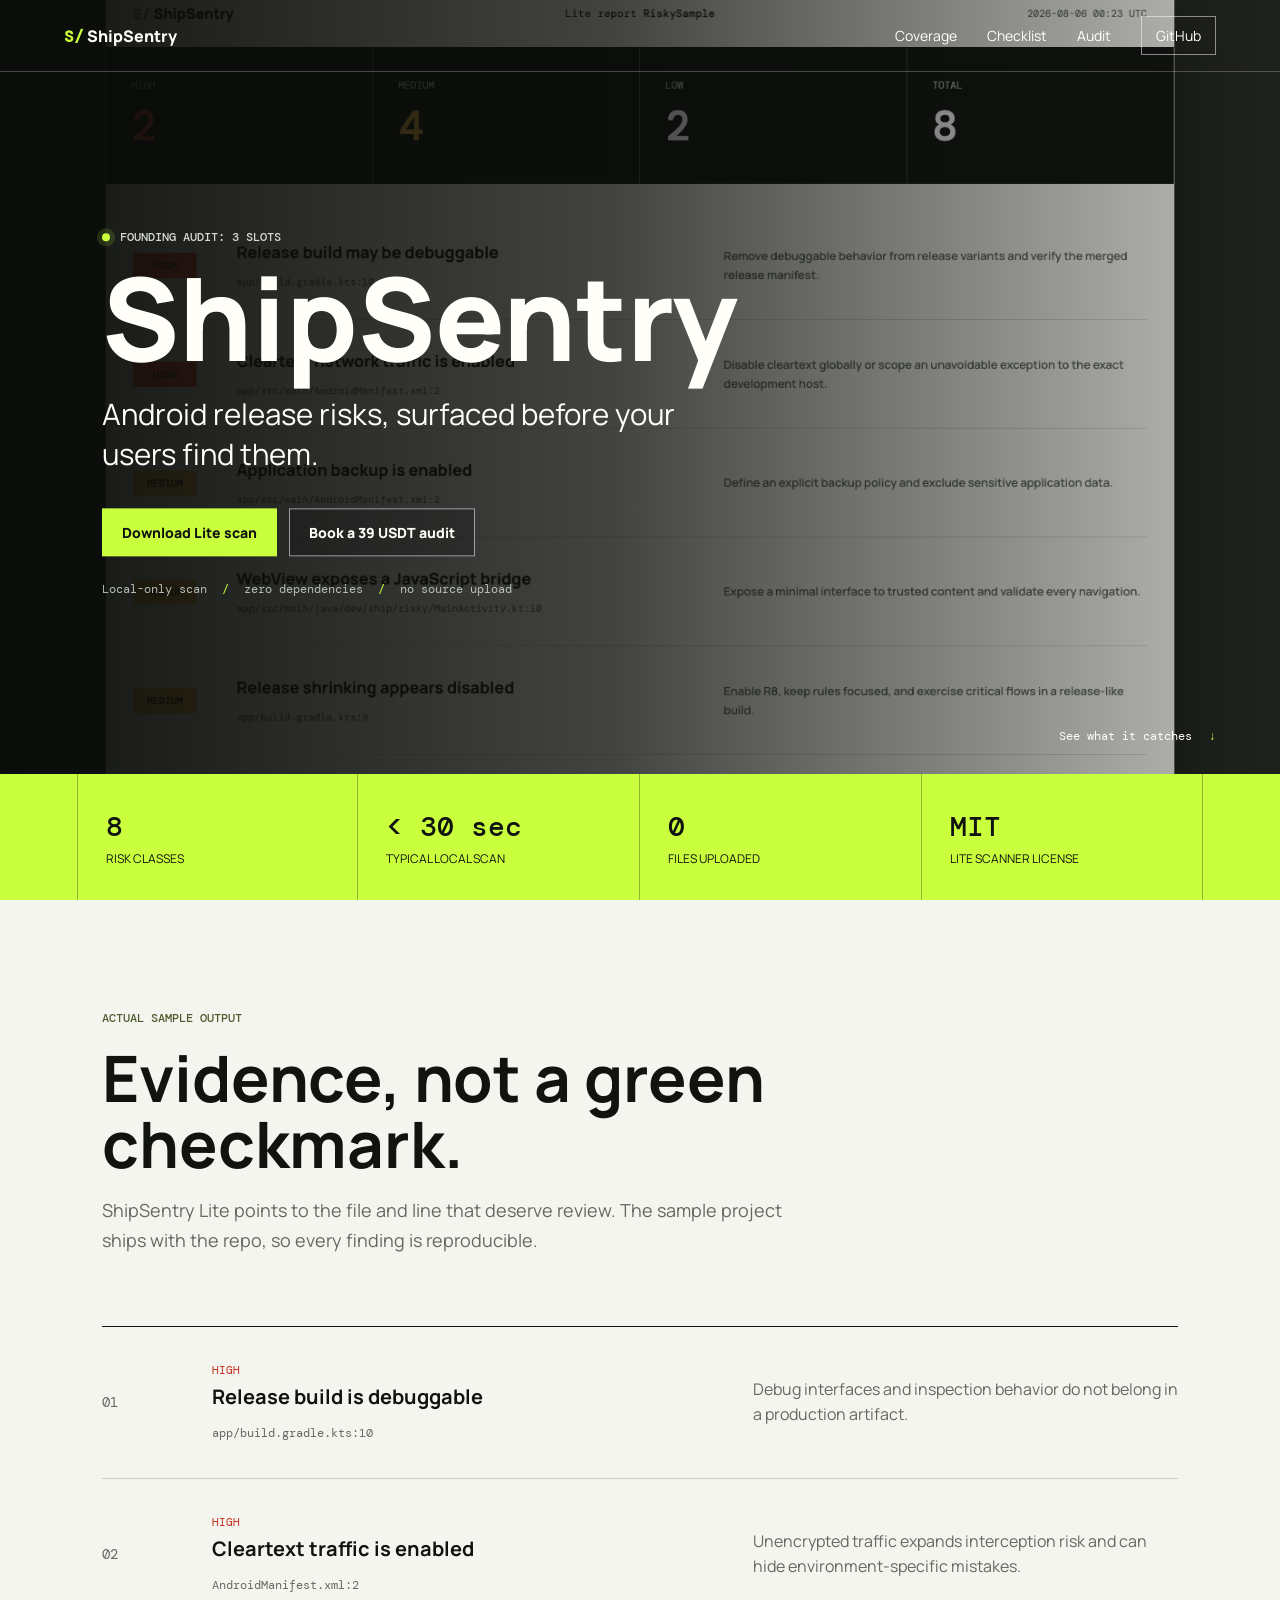
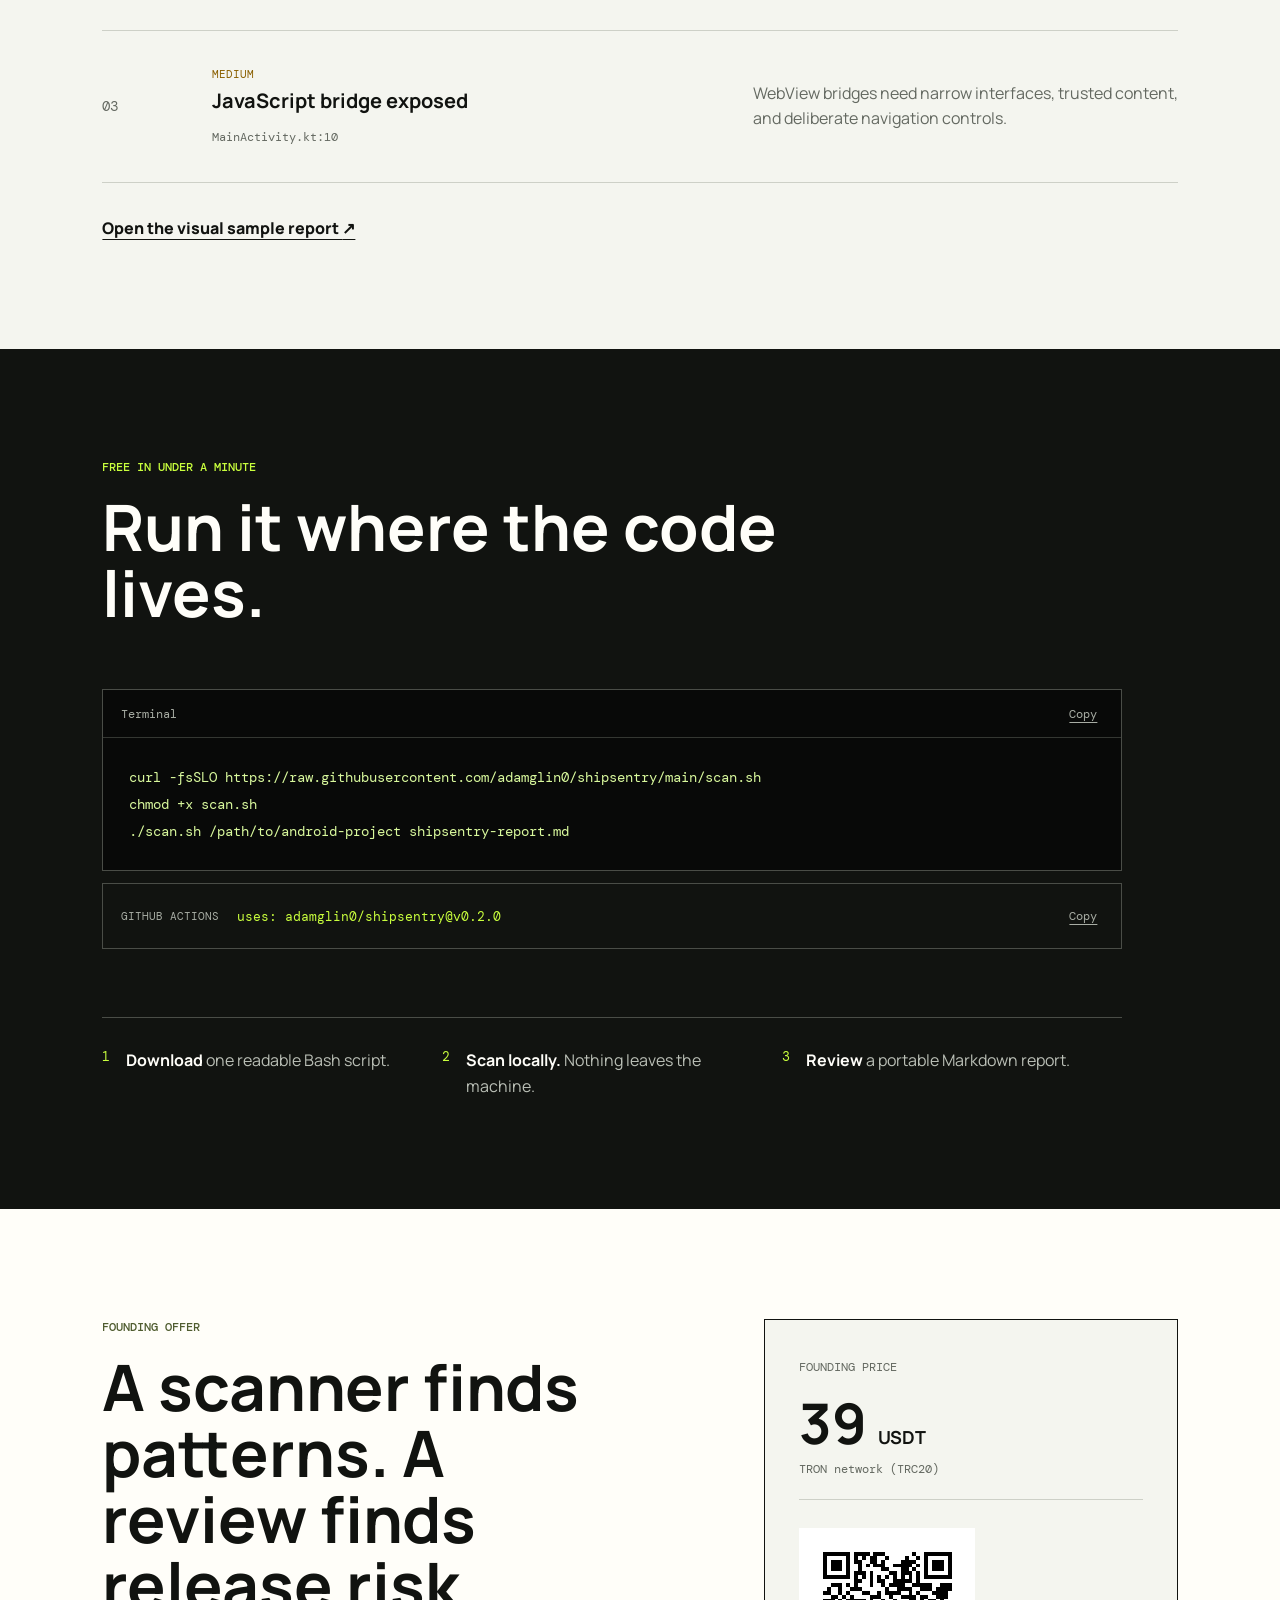
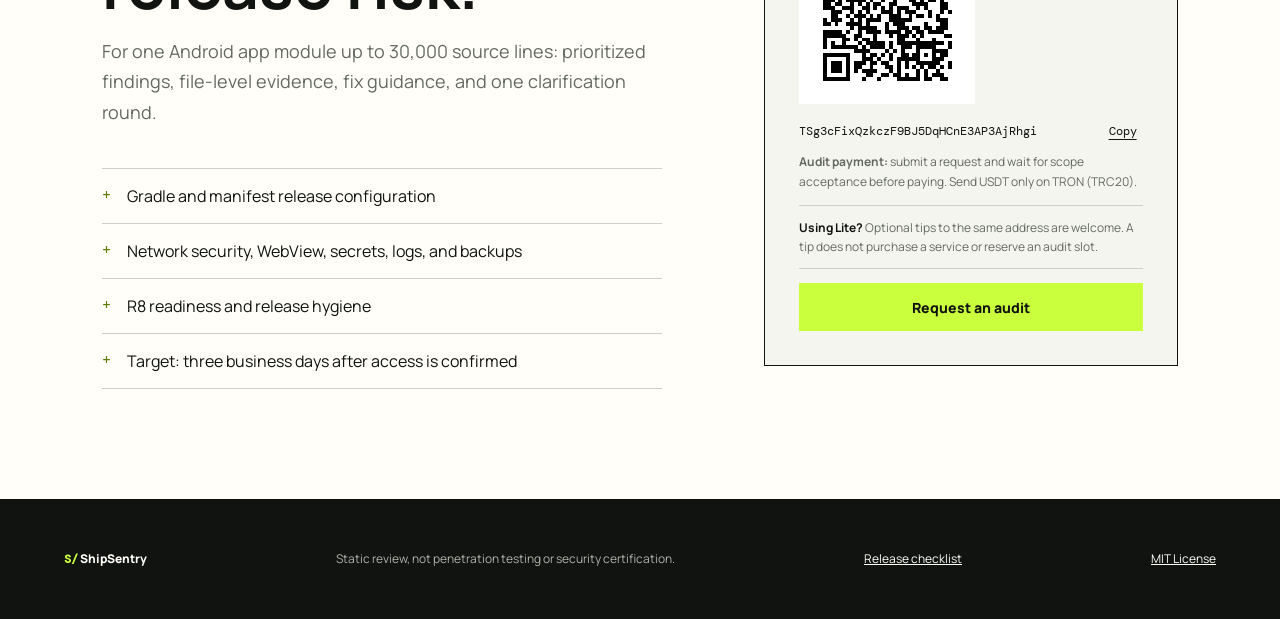
<file: index.html>
<!DOCTYPE html>
<html lang="en">
<head>
  <meta charset="utf-8">
  <meta name="viewport" content="width=device-width, initial-scale=1">
  <meta name="description" content="ShipSentry catches common Android release risks before they reach production.">
  <meta property="og:title" content="ShipSentry Android Release Audit">
  <meta property="og:description" content="Run the free local scan. Get a human-reviewed founding audit for 39 USDT.">
  <meta property="og:image" content="assets/hero-report.png">
  <title>ShipSentry | Android release audit</title>
  <link rel="icon" href="assets/tron-address-qr.png">
  <link rel="preconnect" href="https://fonts.googleapis.com">
  <link rel="preconnect" href="https://fonts.gstatic.com" crossorigin>
  <link href="https://fonts.googleapis.com/css2?family=DM+Mono:wght@400;500&family=Manrope:wght@400;600;700;800&display=swap" rel="stylesheet">
  <link rel="stylesheet" href="styles.css">
</head>
<body>
  <header class="site-header">
    <a class="wordmark" href="#top" aria-label="ShipSentry home"><span aria-hidden="true">S/</span> ShipSentry</a>
    <nav aria-label="Main navigation">
      <a href="#findings">Coverage</a>
      <a href="checklist.html">Checklist</a>
      <a href="#audit">Audit</a>
      <a class="nav-cta" href="https://github.com/adamglin0/shipsentry">GitHub</a>
    </nav>
  </header>

  <main id="top">
    <section class="hero" aria-labelledby="hero-title">
      <div class="hero-media" aria-hidden="true"></div>
      <div class="hero-shade" aria-hidden="true"></div>
      <div class="hero-content">
        <p class="status"><span></span> Founding audit: 3 slots</p>
        <h1 id="hero-title">ShipSentry</h1>
        <p class="hero-copy">Android release risks, surfaced before your users find them.</p>
        <div class="hero-actions">
          <a class="button primary" href="scan.sh" download>Download Lite scan</a>
          <a class="button secondary" href="#audit">Book a 39 USDT audit</a>
        </div>
        <p class="trust-line">Local-only scan <span>/</span> zero dependencies <span>/</span> no source upload</p>
      </div>
      <a class="scroll-cue" href="#findings">See what it catches <span aria-hidden="true">↓</span></a>
    </section>

    <section class="proof-band" aria-label="Product summary">
      <div><strong>8</strong><span>risk classes</span></div>
      <div><strong>&lt; 30 sec</strong><span>typical local scan</span></div>
      <div><strong>0</strong><span>files uploaded</span></div>
      <div><strong>MIT</strong><span>Lite scanner license</span></div>
    </section>

    <section class="findings" id="findings">
      <div class="section-heading">
        <p class="eyebrow">Actual sample output</p>
        <h2>Evidence, not a green checkmark.</h2>
        <p>ShipSentry Lite points to the file and line that deserve review. The sample project ships with the repo, so every finding is reproducible.</p>
      </div>
      <div class="finding-list">
        <article class="finding critical">
          <div class="finding-index">01</div>
          <div><p class="severity">High</p><h3>Release build is debuggable</h3><code>app/build.gradle.kts:10</code></div>
          <p>Debug interfaces and inspection behavior do not belong in a production artifact.</p>
        </article>
        <article class="finding critical">
          <div class="finding-index">02</div>
          <div><p class="severity">High</p><h3>Cleartext traffic is enabled</h3><code>AndroidManifest.xml:2</code></div>
          <p>Unencrypted traffic expands interception risk and can hide environment-specific mistakes.</p>
        </article>
        <article class="finding warning">
          <div class="finding-index">03</div>
          <div><p class="severity">Medium</p><h3>JavaScript bridge exposed</h3><code>MainActivity.kt:10</code></div>
          <p>WebView bridges need narrow interfaces, trusted content, and deliberate navigation controls.</p>
        </article>
      </div>
      <a class="text-link" href="report.html">Open the visual sample report <span aria-hidden="true">↗</span></a>
    </section>

    <section class="workflow" aria-labelledby="workflow-title">
      <div class="section-heading">
        <p class="eyebrow">Free in under a minute</p>
        <h2 id="workflow-title">Run it where the code lives.</h2>
      </div>
      <div class="command-block">
        <div class="command-top"><span>Terminal</span><button id="copy-command" type="button" aria-label="Copy scan command">Copy</button></div>
        <pre><code id="install-command">curl -fsSLO https://raw.githubusercontent.com/adamglin0/shipsentry/main/scan.sh
chmod +x scan.sh
./scan.sh /path/to/android-project shipsentry-report.md</code></pre>
      </div>
      <div class="ci-callout">
        <div><span>GitHub Actions</span><code id="action-command">uses: adamglin0/shipsentry@v0.2.0</code></div>
        <button id="copy-action" type="button" aria-label="Copy GitHub Action reference">Copy</button>
      </div>
      <section class="steps" aria-label="Scan process">
        <div><span>1</span><p><strong>Download</strong> one readable Bash script.</p></div>
        <div><span>2</span><p><strong>Scan locally.</strong> Nothing leaves the machine.</p></div>
        <div><span>3</span><p><strong>Review</strong> a portable Markdown report.</p></div>
      </section>
    </section>

    <section class="audit" id="audit" aria-labelledby="audit-title">
      <div class="audit-copy">
        <p class="eyebrow">Founding offer</p>
        <h2 id="audit-title">A scanner finds patterns. A review finds release risk.</h2>
        <p>For one Android app module up to 30,000 source lines: prioritized findings, file-level evidence, fix guidance, and one clarification round.</p>
        <ul>
          <li>Gradle and manifest release configuration</li>
          <li>Network security, WebView, secrets, logs, and backups</li>
          <li>R8 readiness and release hygiene</li>
          <li>Target: three business days after access is confirmed</li>
        </ul>
      </div>
      <div class="checkout" id="support">
        <div class="price"><span>Founding price</span><strong>39 <small>USDT</small></strong><p>TRON network (TRC20)</p></div>
        <img src="assets/tron-address-qr.png" width="176" height="176" alt="QR code for the ShipSentry TRON payment address">
        <div class="address-row"><code id="wallet-address">TSg3cFixQzkczF9BJ5DqHCnE3AP3AjRhgi</code><button id="copy-wallet" type="button" aria-label="Copy TRON address">Copy</button></div>
        <p class="payment-warning"><strong>Audit payment:</strong> submit a request and wait for scope acceptance before paying. Send USDT only on TRON (TRC20).</p>
        <p class="tip-note"><strong>Using Lite?</strong> Optional tips to the same address are welcome. A tip does not purchase a service or reserve an audit slot.</p>
        <a class="button primary full" href="https://github.com/adamglin0/shipsentry/issues/new?template=audit-request.yml">Request an audit</a>
      </div>
    </section>
  </main>

  <footer>
    <a class="wordmark" href="#top"><span aria-hidden="true">S/</span> ShipSentry</a>
    <p>Static review, not penetration testing or security certification.</p>
    <a href="checklist.html">Release checklist</a>
    <a href="https://github.com/adamglin0/shipsentry/blob/main/LICENSE">MIT License</a>
  </footer>

  <script src="script.js"></script>
</body>
</html>
</file>
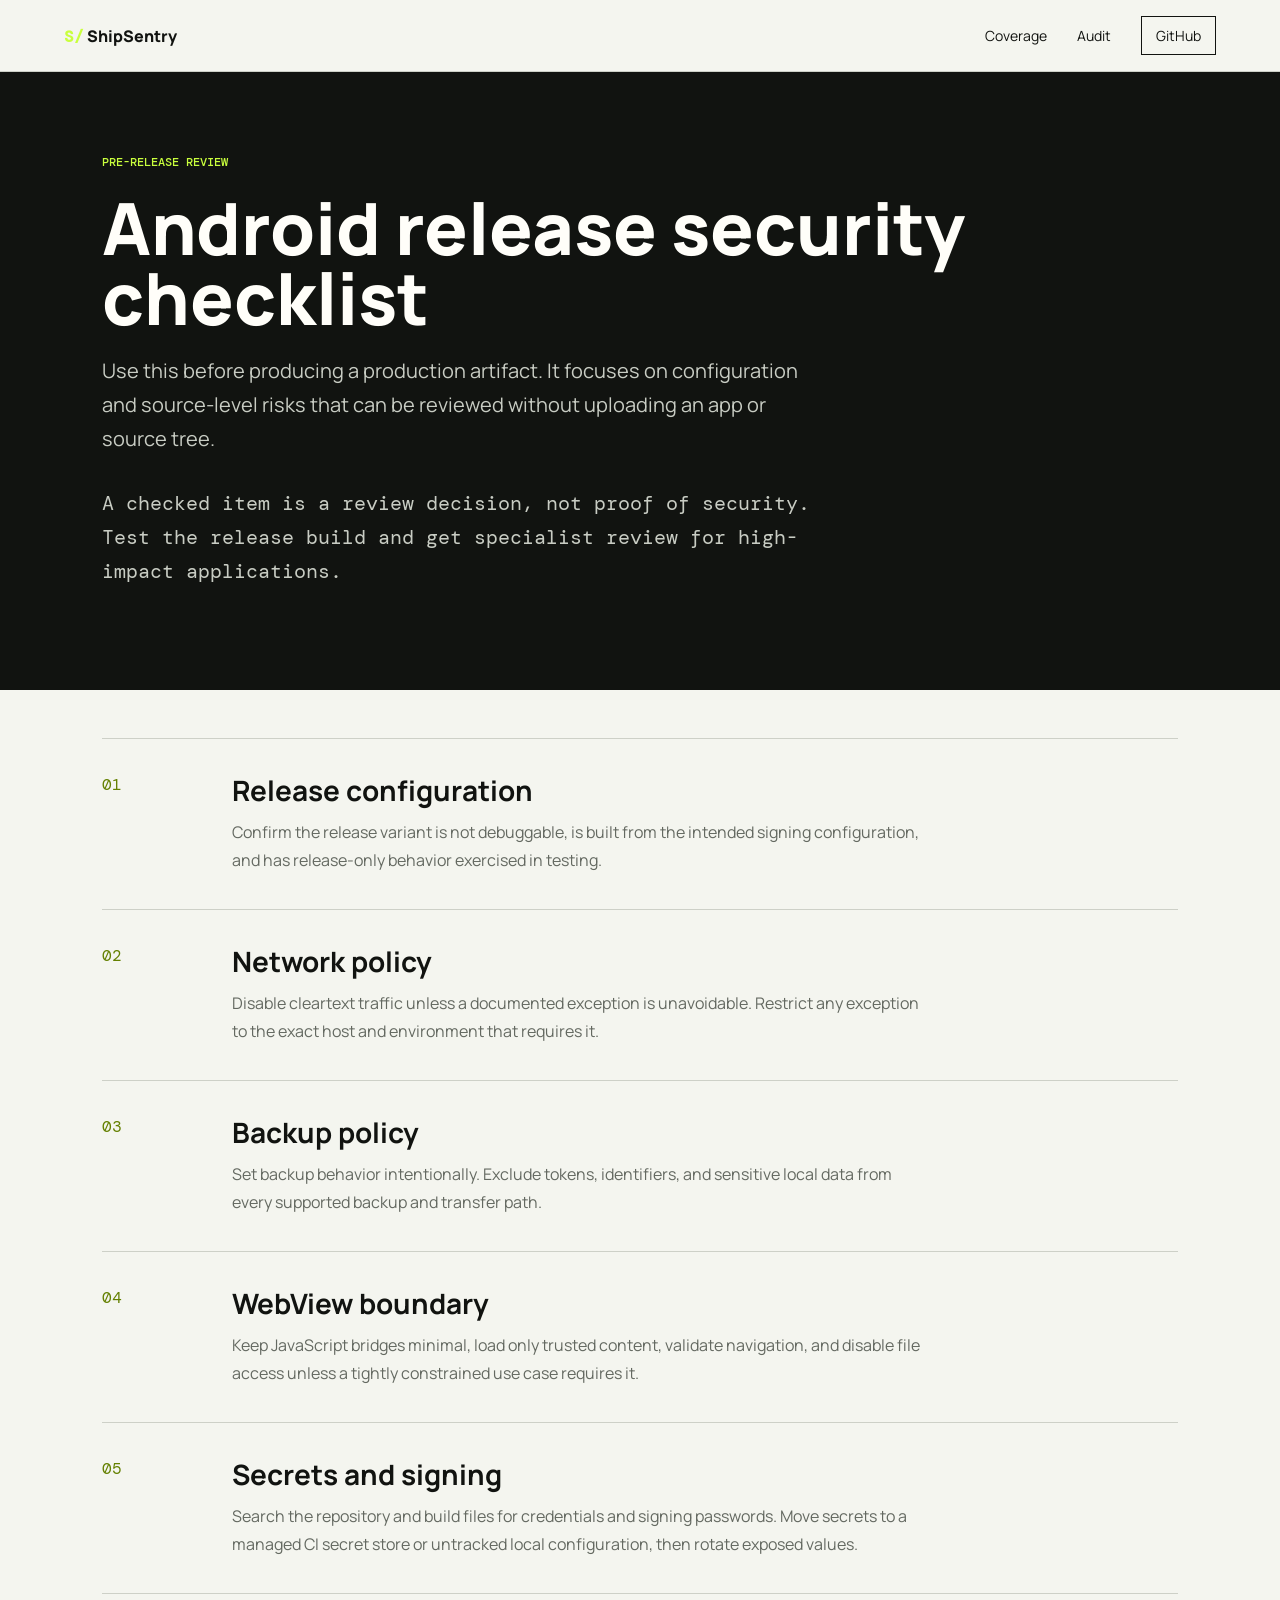
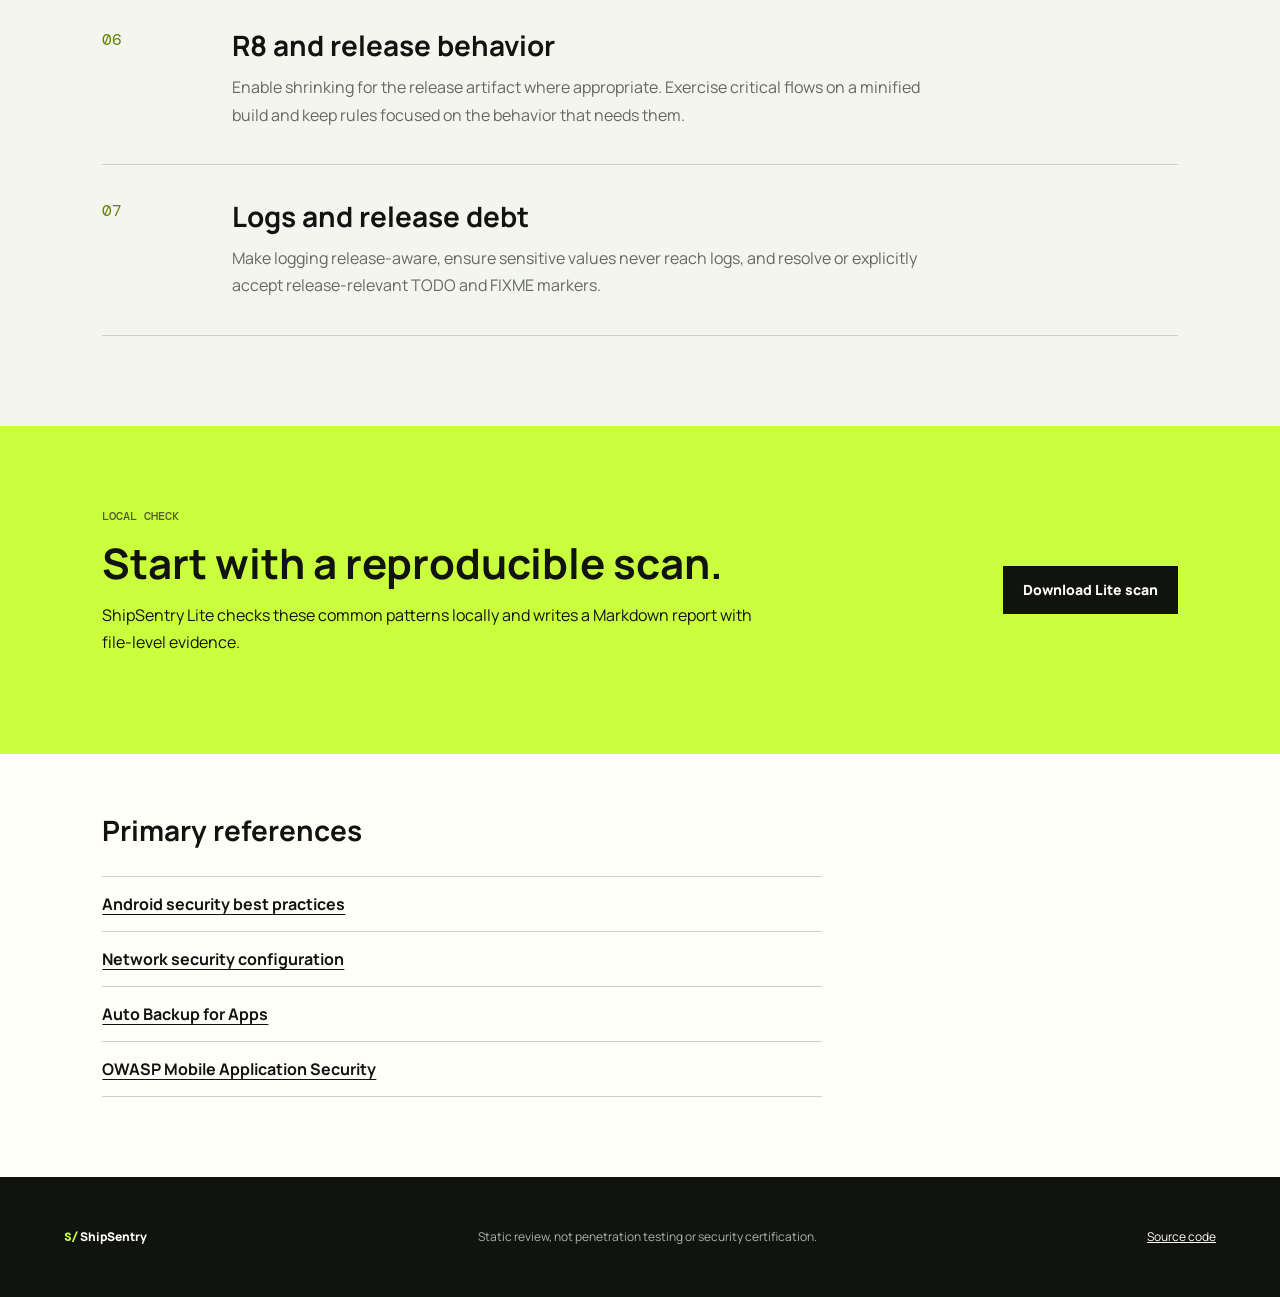
<file: checklist.html>
<!DOCTYPE html>
<html lang="en">
<head>
  <meta charset="utf-8">
  <meta name="viewport" content="width=device-width, initial-scale=1">
  <meta name="description" content="A practical Android release security checklist for Gradle, manifests, backups, WebView, signing, logs, and R8.">
  <meta property="og:title" content="Android release security checklist | ShipSentry">
  <meta property="og:description" content="A focused pre-release review for the Android risks that are easy to miss.">
  <meta property="og:image" content="assets/hero-report.png">
  <title>Android release security checklist | ShipSentry</title>
  <link rel="icon" href="assets/tron-address-qr.png">
  <link rel="preconnect" href="https://fonts.googleapis.com">
  <link rel="preconnect" href="https://fonts.gstatic.com" crossorigin>
  <link href="https://fonts.googleapis.com/css2?family=DM+Mono:wght@400;500&family=Manrope:wght@400;600;700;800&display=swap" rel="stylesheet">
  <link rel="stylesheet" href="styles.css">
</head>
<body>
  <header class="site-header checklist-header">
    <a class="wordmark" href="index.html" aria-label="ShipSentry home"><span aria-hidden="true">S/</span> ShipSentry</a>
    <nav aria-label="Main navigation">
      <a href="index.html#findings">Coverage</a>
      <a href="index.html#audit">Audit</a>
      <a class="nav-cta" href="https://github.com/adamglin0/shipsentry">GitHub</a>
    </nav>
  </header>

  <main>
    <section class="checklist-intro" aria-labelledby="checklist-title">
      <p class="eyebrow">Pre-release review</p>
      <h1 id="checklist-title">Android release security checklist</h1>
      <p>Use this before producing a production artifact. It focuses on configuration and source-level risks that can be reviewed without uploading an app or source tree.</p>
      <p class="checklist-note">A checked item is a review decision, not proof of security. Test the release build and get specialist review for high-impact applications.</p>
    </section>

    <section class="checklist-list" aria-label="Android release checklist">
      <article>
        <div class="check-number">01</div>
        <div><h2>Release configuration</h2><p>Confirm the release variant is not debuggable, is built from the intended signing configuration, and has release-only behavior exercised in testing.</p></div>
      </article>
      <article>
        <div class="check-number">02</div>
        <div><h2>Network policy</h2><p>Disable cleartext traffic unless a documented exception is unavoidable. Restrict any exception to the exact host and environment that requires it.</p></div>
      </article>
      <article>
        <div class="check-number">03</div>
        <div><h2>Backup policy</h2><p>Set backup behavior intentionally. Exclude tokens, identifiers, and sensitive local data from every supported backup and transfer path.</p></div>
      </article>
      <article>
        <div class="check-number">04</div>
        <div><h2>WebView boundary</h2><p>Keep JavaScript bridges minimal, load only trusted content, validate navigation, and disable file access unless a tightly constrained use case requires it.</p></div>
      </article>
      <article>
        <div class="check-number">05</div>
        <div><h2>Secrets and signing</h2><p>Search the repository and build files for credentials and signing passwords. Move secrets to a managed CI secret store or untracked local configuration, then rotate exposed values.</p></div>
      </article>
      <article>
        <div class="check-number">06</div>
        <div><h2>R8 and release behavior</h2><p>Enable shrinking for the release artifact where appropriate. Exercise critical flows on a minified build and keep rules focused on the behavior that needs them.</p></div>
      </article>
      <article>
        <div class="check-number">07</div>
        <div><h2>Logs and release debt</h2><p>Make logging release-aware, ensure sensitive values never reach logs, and resolve or explicitly accept release-relevant TODO and FIXME markers.</p></div>
      </article>
    </section>

    <section class="checklist-cta" aria-labelledby="scan-title">
      <div>
        <p class="eyebrow">Local check</p>
        <h2 id="scan-title">Start with a reproducible scan.</h2>
        <p>ShipSentry Lite checks these common patterns locally and writes a Markdown report with file-level evidence.</p>
      </div>
      <a class="button primary" href="scan.sh" download>Download Lite scan</a>
    </section>

    <section class="checklist-sources" aria-labelledby="sources-title">
      <h2 id="sources-title">Primary references</h2>
      <ul>
        <li><a href="https://developer.android.com/privacy-and-security/security-tips">Android security best practices</a></li>
        <li><a href="https://developer.android.com/privacy-and-security/security-config">Network security configuration</a></li>
        <li><a href="https://developer.android.com/guide/topics/data/autobackup">Auto Backup for Apps</a></li>
        <li><a href="https://mas.owasp.org/">OWASP Mobile Application Security</a></li>
      </ul>
    </section>
  </main>

  <footer>
    <a class="wordmark" href="index.html"><span aria-hidden="true">S/</span> ShipSentry</a>
    <p>Static review, not penetration testing or security certification.</p>
    <a href="https://github.com/adamglin0/shipsentry">Source code</a>
  </footer>
</body>
</html>
</file>
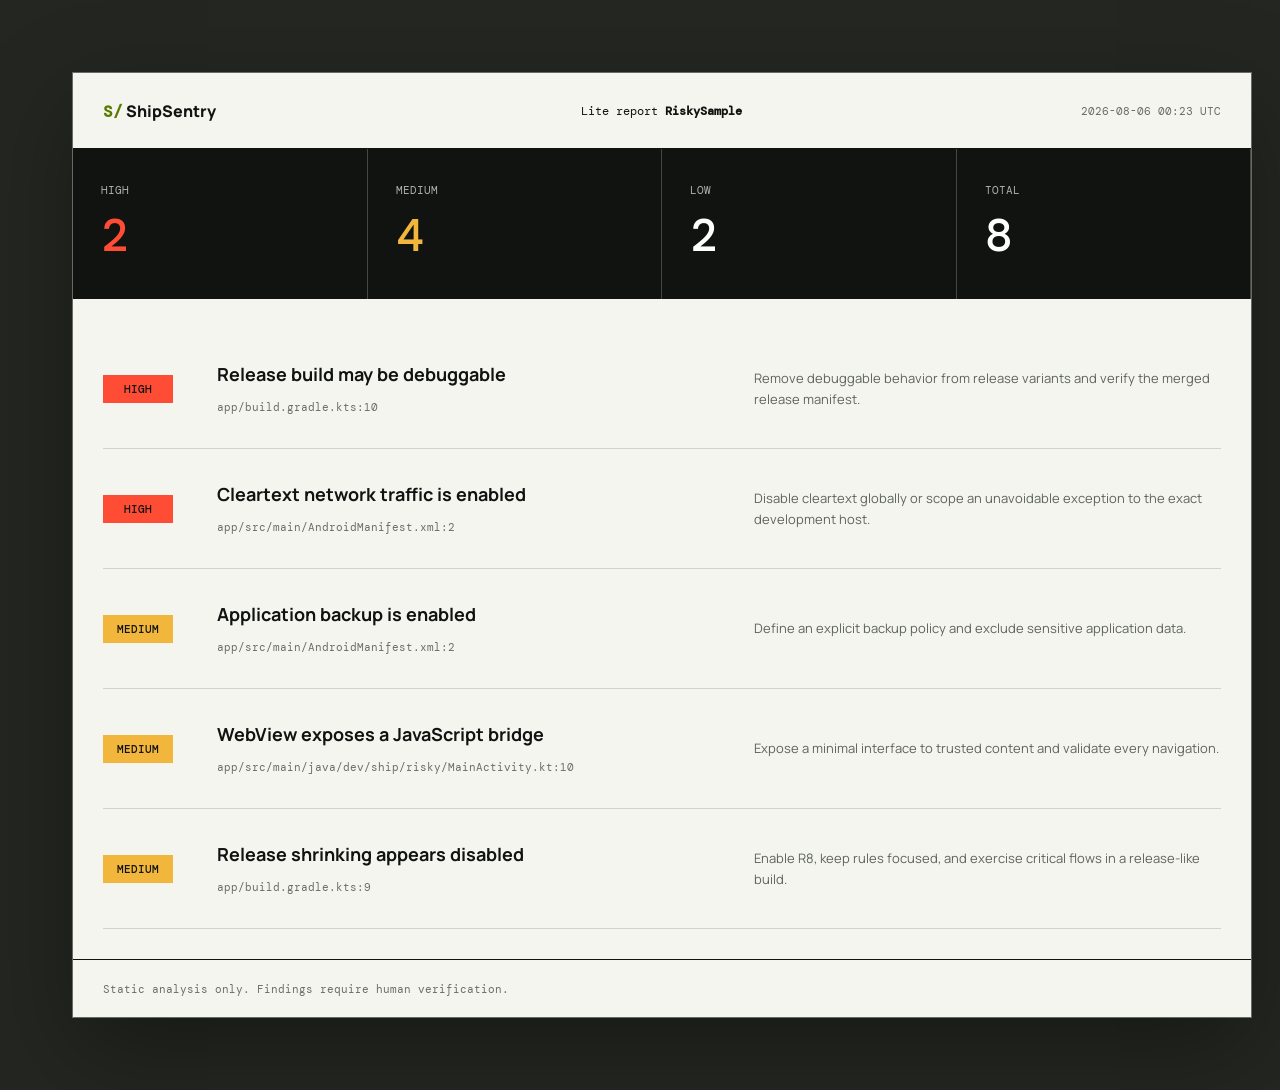
<file: report.html>
<!DOCTYPE html>
<html lang="en">
<head>
  <meta charset="utf-8">
  <meta name="viewport" content="width=device-width, initial-scale=1">
  <title>ShipSentry sample report</title>
  <link rel="preconnect" href="https://fonts.googleapis.com">
  <link rel="preconnect" href="https://fonts.gstatic.com" crossorigin>
  <link href="https://fonts.googleapis.com/css2?family=DM+Mono:wght@400;500&family=Manrope:wght@500;700;800&display=swap" rel="stylesheet">
  <link rel="stylesheet" href="report.css">
</head>
<body>
  <main>
    <header>
      <a href="index.html"><span>S/</span> ShipSentry</a>
      <p>Lite report <strong>RiskySample</strong></p>
      <time>2026-08-06 00:23 UTC</time>
    </header>
    <section class="summary">
      <div><span>High</span><strong class="high">2</strong></div>
      <div><span>Medium</span><strong class="medium">4</strong></div>
      <div><span>Low</span><strong>2</strong></div>
      <div><span>Total</span><strong>8</strong></div>
    </section>
    <section class="findings">
      <article><span class="tag high-bg">High</span><div><h1>Release build may be debuggable</h1><code>app/build.gradle.kts:10</code></div><p>Remove debuggable behavior from release variants and verify the merged release manifest.</p></article>
      <article><span class="tag high-bg">High</span><div><h1>Cleartext network traffic is enabled</h1><code>app/src/main/AndroidManifest.xml:2</code></div><p>Disable cleartext globally or scope an unavoidable exception to the exact development host.</p></article>
      <article><span class="tag medium-bg">Medium</span><div><h1>Application backup is enabled</h1><code>app/src/main/AndroidManifest.xml:2</code></div><p>Define an explicit backup policy and exclude sensitive application data.</p></article>
      <article><span class="tag medium-bg">Medium</span><div><h1>WebView exposes a JavaScript bridge</h1><code>app/src/main/java/dev/ship/risky/MainActivity.kt:10</code></div><p>Expose a minimal interface to trusted content and validate every navigation.</p></article>
      <article><span class="tag medium-bg">Medium</span><div><h1>Release shrinking appears disabled</h1><code>app/build.gradle.kts:9</code></div><p>Enable R8, keep rules focused, and exercise critical flows in a release-like build.</p></article>
    </section>
    <footer>Static analysis only. Findings require human verification.</footer>
  </main>
</body>
</html>
</file>
<file: styles.css>
:root {
  --ink: #111310;
  --paper: #f4f5ef;
  --white: #fffef9;
  --lime: #c9ff3d;
  --red: #ff4d35;
  --amber: #f2b63d;
  --muted: #646961;
  --line: #cdd0c7;
  --mono: "DM Mono", monospace;
  --sans: "Manrope", sans-serif;
}

* { box-sizing: border-box; }
html { scroll-behavior: smooth; }
body { margin: 0; color: var(--ink); background: var(--paper); font-family: var(--sans); }
a { color: inherit; }
button, a { -webkit-tap-highlight-color: transparent; }
button { font: inherit; }

.site-header {
  position: absolute;
  z-index: 10;
  top: 0;
  left: 0;
  width: 100%;
  height: 72px;
  padding: 0 clamp(20px, 5vw, 72px);
  display: flex;
  justify-content: space-between;
  align-items: center;
  color: var(--white);
  border-bottom: 1px solid rgba(255,255,255,.24);
}
.wordmark { text-decoration: none; font-weight: 800; }
.wordmark span { color: var(--lime); font-family: var(--mono); }
nav { display: flex; gap: 30px; align-items: center; font-size: 14px; }
nav a { text-decoration: none; }
.nav-cta { border: 1px solid rgba(255,255,255,.5); padding: 9px 14px; }

.hero {
  min-height: 720px;
  height: min(86vh, 860px);
  position: relative;
  color: var(--white);
  overflow: hidden;
}
.hero-media, .hero-shade { position: absolute; inset: 0; }
.hero-media { background: url("assets/hero-report.png") center 40% / cover no-repeat; transform: scale(1.02); }
.hero-shade { background: linear-gradient(90deg, rgba(10,12,10,.97) 0%, rgba(10,12,10,.76) 48%, rgba(10,12,10,.22) 100%); }
.hero-content { position: absolute; z-index: 2; left: clamp(20px, 8vw, 120px); top: 50%; width: min(680px, calc(100% - 40px)); transform: translateY(-43%); }
.status, .eyebrow { font: 500 12px/1.4 var(--mono); text-transform: uppercase; }
.status { color: #d6d9d2; display: flex; align-items: center; gap: 10px; }
.status span { width: 8px; height: 8px; background: var(--lime); border-radius: 50%; box-shadow: 0 0 0 5px rgba(201,255,61,.14); }
h1 { margin: 22px 0 12px; font-size: clamp(64px, 9vw, 132px); line-height: .86; font-weight: 800; letter-spacing: 0; }
.hero-copy { max-width: 600px; margin: 28px 0 34px; font-size: clamp(21px, 2.3vw, 31px); line-height: 1.35; }
.hero-actions { display: flex; gap: 12px; flex-wrap: wrap; }
.button { min-height: 48px; padding: 13px 19px; display: inline-flex; align-items: center; justify-content: center; font-weight: 800; font-size: 14px; text-decoration: none; border: 1px solid transparent; }
.button.primary { color: var(--ink); background: var(--lime); }
.button.primary:hover { background: #ddff84; }
.button.secondary { color: var(--white); border-color: rgba(255,255,255,.55); background: rgba(10,12,10,.24); }
.trust-line { margin-top: 24px; color: #b9beb5; font: 12px/1.6 var(--mono); }
.trust-line span { color: var(--lime); margin: 0 8px; }
.scroll-cue { position: absolute; z-index: 2; right: clamp(20px, 5vw, 72px); bottom: 30px; font: 12px var(--mono); color: var(--white); text-decoration: none; }
.scroll-cue span { color: var(--lime); margin-left: 10px; }

.proof-band { min-height: 126px; background: var(--lime); display: grid; grid-template-columns: repeat(4, 1fr); padding: 0 clamp(20px, 6vw, 96px); }
.proof-band div { display: flex; flex-direction: column; justify-content: center; border-right: 1px solid rgba(17,19,16,.3); padding: 20px 28px; }
.proof-band div:first-child { border-left: 1px solid rgba(17,19,16,.3); }
.proof-band strong { font: 500 28px var(--mono); }
.proof-band span { margin-top: 5px; font-size: 12px; text-transform: uppercase; }

.findings, .workflow, .audit { padding: 110px clamp(20px, 8vw, 120px); }
.section-heading { max-width: 760px; }
.eyebrow { color: #4f5c2f; margin: 0 0 18px; }
h2 { margin: 0; max-width: 820px; font-size: clamp(38px, 5vw, 68px); line-height: 1.03; letter-spacing: 0; }
.section-heading > p:last-child { max-width: 680px; color: var(--muted); font-size: 18px; line-height: 1.7; }
.finding-list { margin-top: 70px; border-top: 1px solid var(--ink); }
.finding { display: grid; grid-template-columns: 80px minmax(260px, 1.2fr) 1fr; gap: 30px; align-items: center; min-height: 152px; border-bottom: 1px solid var(--line); }
.finding-index { font: 14px var(--mono); color: var(--muted); }
.finding .severity { margin: 0 0 6px; font: 11px var(--mono); text-transform: uppercase; }
.critical .severity { color: #c82918; }
.warning .severity { color: #8a6000; }
.finding h3 { margin: 0 0 10px; font-size: 20px; }
.finding code, .address-row code { font: 12px var(--mono); color: var(--muted); overflow-wrap: anywhere; }
.finding > p { color: var(--muted); line-height: 1.6; }
.text-link { display: inline-block; margin-top: 34px; font-weight: 800; text-underline-offset: 5px; }

.workflow { background: var(--ink); color: var(--white); }
.workflow .eyebrow { color: var(--lime); }
.command-block { max-width: 1020px; margin-top: 64px; border: 1px solid #4a4d47; background: #080908; }
.command-top { height: 48px; padding: 0 18px; display: flex; justify-content: space-between; align-items: center; color: #a8ada4; border-bottom: 1px solid #343732; font: 12px var(--mono); }
.command-top button, .address-row button { color: inherit; background: transparent; border: 0; cursor: pointer; font: 12px var(--mono); text-decoration: underline; text-underline-offset: 4px; }
pre { margin: 0; padding: 26px; overflow-x: auto; }
pre code { color: #d9f99d; font: 14px/1.9 var(--mono); }
.ci-callout { max-width: 1020px; min-height: 66px; margin-top: 12px; padding: 12px 18px; display: flex; align-items: center; justify-content: space-between; gap: 20px; border: 1px solid #4a4d47; }
.ci-callout div { min-width: 0; display: flex; align-items: center; gap: 18px; }
.ci-callout span { color: #a8ada4; font: 11px var(--mono); text-transform: uppercase; }
.ci-callout code { color: var(--lime); font: 13px var(--mono); overflow-wrap: anywhere; }
.ci-callout button { flex: 0 0 auto; color: #a8ada4; background: transparent; border: 0; cursor: pointer; font: 12px var(--mono); text-decoration: underline; text-underline-offset: 4px; }
.steps { max-width: 1020px; display: grid; grid-template-columns: repeat(3, 1fr); border-top: 1px solid #4a4d47; margin-top: 68px; }
.steps div { display: flex; gap: 16px; padding: 30px 20px 0 0; }
.steps span { color: var(--lime); font: 13px var(--mono); }
.steps p { margin: 0; color: #babfb6; line-height: 1.6; }
.steps strong { color: var(--white); }

.audit { display: grid; grid-template-columns: minmax(0, 1.15fr) minmax(320px, .85fr); gap: clamp(50px, 8vw, 130px); background: var(--white); }
.audit-copy > p:not(.eyebrow) { max-width: 690px; color: var(--muted); line-height: 1.7; font-size: 18px; }
.audit-copy ul { list-style: none; padding: 0; margin: 40px 0 0; border-top: 1px solid var(--line); }
.audit-copy li { padding: 16px 0 16px 25px; border-bottom: 1px solid var(--line); position: relative; }
.audit-copy li::before { content: "+"; position: absolute; left: 0; color: #5d7d00; font: 15px var(--mono); }
.checkout { align-self: start; padding: 34px; border: 1px solid var(--ink); background: var(--paper); }
.price { border-bottom: 1px solid var(--line); margin-bottom: 28px; padding-bottom: 22px; }
.price > span { font: 12px var(--mono); text-transform: uppercase; color: var(--muted); }
.price strong { display: block; margin: 8px 0 0; font-size: 56px; }
.price small { font-size: 18px; }
.price p { margin: 0; color: var(--muted); font: 12px var(--mono); }
.checkout img { display: block; width: 176px; height: 176px; image-rendering: pixelated; border: 8px solid white; }
.address-row { margin-top: 18px; display: flex; gap: 10px; align-items: center; }
.address-row code { flex: 1; color: var(--ink); }
.payment-warning { color: var(--muted); font-size: 12px; line-height: 1.6; }
.tip-note { margin: 14px 0; padding: 12px 0; border-top: 1px solid var(--line); border-bottom: 1px solid var(--line); color: var(--muted); font-size: 12px; line-height: 1.6; }
.tip-note strong { color: var(--ink); }
.button.full { width: 100%; }

footer { min-height: 120px; padding: 28px clamp(20px, 5vw, 72px); display: flex; justify-content: space-between; align-items: center; gap: 24px; background: var(--ink); color: var(--white); font-size: 12px; }
footer p { color: #aeb3aa; }

.checklist-header { position: static; color: var(--ink); border-bottom-color: var(--line); }
.checklist-header .nav-cta { border-color: var(--ink); }
.checklist-intro, .checklist-list, .checklist-cta, .checklist-sources { padding: 82px clamp(20px, 8vw, 120px); }
.checklist-intro { background: var(--ink); color: var(--white); }
.checklist-intro .eyebrow { color: var(--lime); }
.checklist-intro h1 { max-width: 950px; font-size: 72px; line-height: .98; }
.checklist-intro > p:not(.eyebrow) { max-width: 720px; color: #c8ccc3; font-size: 20px; line-height: 1.7; }
.checklist-intro .checklist-note { margin-top: 30px; font: 13px/1.7 var(--mono); color: #aeb3aa; }
.checklist-list { padding-top: 48px; padding-bottom: 90px; }
.checklist-list article { display: grid; grid-template-columns: 100px minmax(0, 1fr); gap: 30px; padding: 35px 0; border-top: 1px solid var(--line); }
.checklist-list article:last-child { border-bottom: 1px solid var(--line); }
.check-number { color: #648000; font: 16px var(--mono); }
.checklist-list h2, .checklist-sources h2 { font-size: 28px; line-height: 1.2; }
.checklist-list p { max-width: 700px; margin: 12px 0 0; color: var(--muted); line-height: 1.7; }
.checklist-cta { display: flex; justify-content: space-between; align-items: center; gap: 40px; background: var(--lime); }
.checklist-cta h2 { font-size: 42px; }
.checklist-cta p:not(.eyebrow) { max-width: 650px; line-height: 1.7; }
.checklist-cta .button { flex: 0 0 auto; background: var(--ink); color: var(--white); }
.checklist-sources { padding-top: 60px; padding-bottom: 80px; background: var(--white); }
.checklist-sources ul { max-width: 720px; margin: 28px 0 0; padding: 0; list-style: none; border-top: 1px solid var(--line); }
.checklist-sources li { padding: 16px 0; border-bottom: 1px solid var(--line); }
.checklist-sources a { font-weight: 700; text-underline-offset: 4px; }

@media (max-width: 760px) {
  .site-header { height: 62px; }
  nav a:not(.nav-cta) { display: none; }
  .hero { height: 780px; min-height: 0; }
  .hero-shade { background: linear-gradient(180deg, rgba(10,12,10,.73), rgba(10,12,10,.96) 72%); }
  .hero-content { top: 48%; transform: translateY(-35%); }
  h1 { font-size: 64px; }
  .hero-copy { font-size: 21px; }
  .hero-actions { align-items: stretch; flex-direction: column; max-width: 330px; }
  .trust-line { max-width: 330px; }
  .scroll-cue { display: none; }
  .proof-band { grid-template-columns: repeat(2, 1fr); padding: 0 16px; }
  .proof-band div, .proof-band div:first-child { min-height: 102px; border: 0; border-bottom: 1px solid rgba(17,19,16,.3); padding: 15px; }
  .proof-band div:nth-child(odd) { border-right: 1px solid rgba(17,19,16,.3); }
  .findings, .workflow, .audit { padding: 78px 20px; }
  .finding { grid-template-columns: 40px 1fr; gap: 12px; padding: 25px 0; }
  .finding > p { grid-column: 2; margin: 0; }
  .steps { grid-template-columns: 1fr; }
  .ci-callout div { align-items: flex-start; flex-direction: column; gap: 6px; }
  .steps div { border-bottom: 1px solid #343732; padding-bottom: 20px; }
  .audit { grid-template-columns: 1fr; }
  .checkout { padding: 24px; }
  footer { align-items: flex-start; flex-direction: column; }
  .checklist-intro, .checklist-list, .checklist-cta, .checklist-sources { padding: 62px 20px; }
  .checklist-intro h1 { font-size: 48px; }
  .checklist-list article { grid-template-columns: 48px minmax(0, 1fr); gap: 12px; }
  .checklist-cta { align-items: flex-start; flex-direction: column; }
}

@media (prefers-reduced-motion: no-preference) {
  .hero-content > * { animation: reveal .6s both; }
  .hero-content > *:nth-child(2) { animation-delay: .08s; }
  .hero-content > *:nth-child(3) { animation-delay: .16s; }
  .hero-content > *:nth-child(4) { animation-delay: .24s; }
  @keyframes reveal { from { opacity: 0; transform: translateY(14px); } to { opacity: 1; transform: translateY(0); } }
}
</file>
<file: report.css>
:root { --ink:#111310; --paper:#f4f5ef; --line:#d1d4ca; --lime:#c9ff3d; --red:#ff4d35; --amber:#f2b63d; --mono:"DM Mono",monospace; --sans:"Manrope",sans-serif; }
* { box-sizing: border-box; }
body { margin: 0; padding: 72px; background: #242721; color: var(--ink); font-family: var(--sans); }
main { width: 1180px; margin: 0 auto; background: var(--paper); border: 1px solid #676b61; box-shadow: 0 34px 90px rgba(0,0,0,.35); }
header { height: 76px; padding: 0 30px; display: grid; grid-template-columns: 1fr 1fr 1fr; align-items: center; border-bottom: 1px solid var(--ink); }
header a { color: var(--ink); text-decoration: none; font-weight: 800; }
header a span { color: #5c7a00; font-family: var(--mono); }
header p { text-align: center; font: 12px var(--mono); }
header time { text-align: right; color: #666c63; font: 11px var(--mono); }
.summary { height: 150px; display: grid; grid-template-columns: repeat(4,1fr); background: var(--ink); color: white; }
.summary div { display: flex; flex-direction: column; justify-content: center; padding: 28px; border-right: 1px solid #444840; }
.summary span { color: #aeb3aa; text-transform: uppercase; font: 11px var(--mono); }
.summary strong { margin-top: 8px; font: 500 46px var(--mono); }
.summary .high { color: var(--red); }
.summary .medium { color: var(--amber); }
.findings { padding: 30px; }
article { min-height: 120px; display: grid; grid-template-columns: 90px minmax(360px,1.1fr) 1fr; gap: 24px; align-items: center; border-bottom: 1px solid var(--line); }
.tag { width: 70px; padding: 7px 0; text-align: center; color: var(--ink); font: 500 11px var(--mono); text-transform: uppercase; }
.high-bg { background: var(--red); }
.medium-bg { background: var(--amber); }
h1 { margin: 0 0 8px; font-size: 18px; letter-spacing: 0; }
code { color: #696f66; font: 11px var(--mono); }
article p { color: #5e645b; font-size: 13px; line-height: 1.6; }
footer { height: 58px; display: flex; align-items: center; padding: 0 30px; border-top: 1px solid var(--ink); color: #696f66; font: 11px var(--mono); }
</file>
